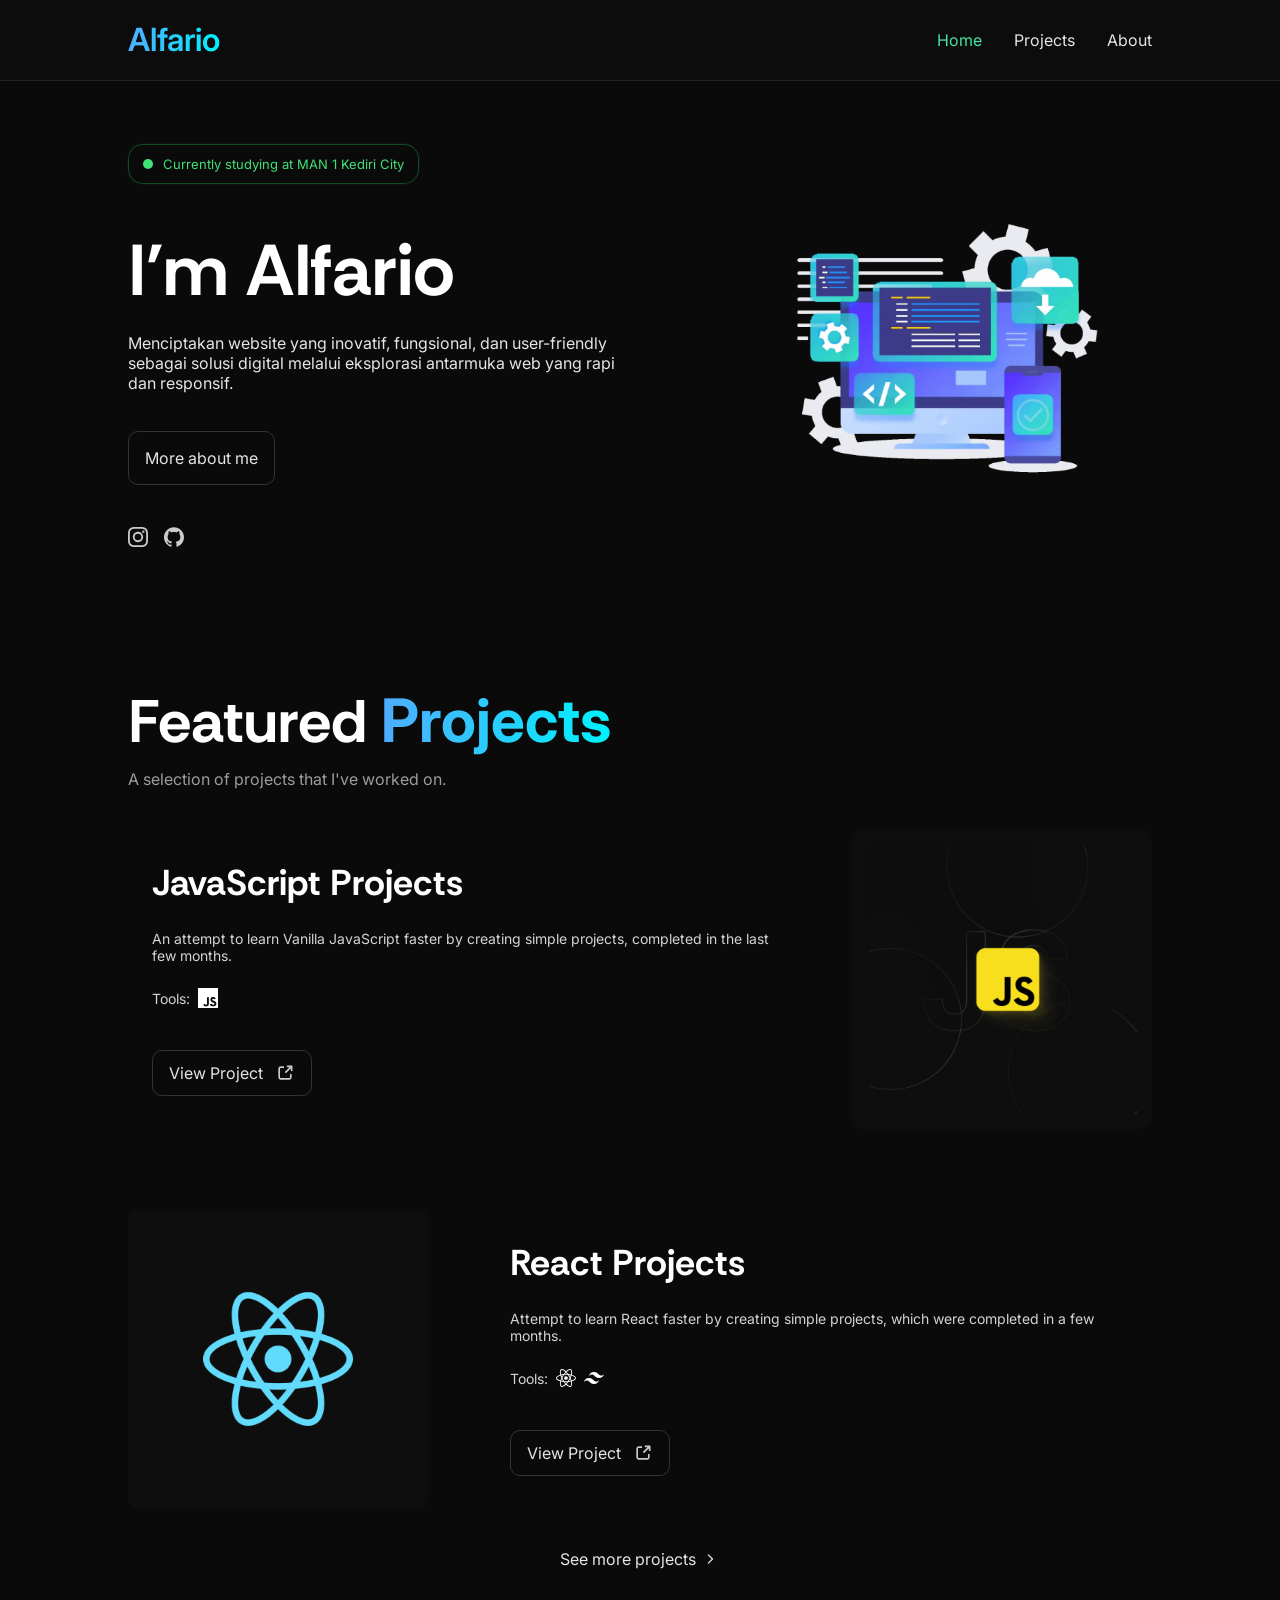
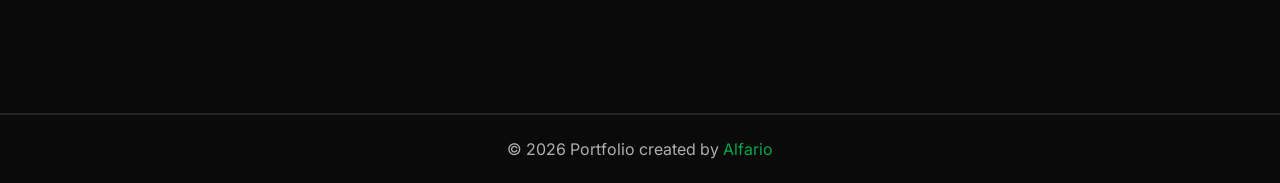
<file: index.html>
<!DOCTYPE html>
<html lang="en">
<head>
    <meta charset="UTF-8">
    <meta name="viewport" content="width=device-width, initial-scale=1.0">
    <title>Portfolio</title>
    <link rel="stylesheet" href="css/style.css">
    <link rel="preconnect" href="https://fonts.googleapis.com">
    <link rel="preconnect" href="https://fonts.gstatic.com" crossorigin>
    <link href="https://fonts.googleapis.com/css2?family=Inter:ital,opsz,wght@0,14..32,100..900;1,14..32,100..900&family=Odibee+Sans&family=Plus+Jakarta+Sans:ital,wght@0,200..800;1,200..800&family=Quicksand:wght@300..700&family=Roboto:ital,wght@0,100..900;1,100..900&display=swap" rel="stylesheet">
    <link rel="preconnect" href="https://fonts.googleapis.com">
    <link rel="preconnect" href="https://fonts.gstatic.com" crossorigin>
    <link href="https://fonts.googleapis.com/css2?family=Hanken+Grotesk:ital,wght@0,100..900;1,100..900&family=Inter:ital,opsz,wght@0,14..32,100..900;1,14..32,100..900&family=Odibee+Sans&family=Plus+Jakarta+Sans:ital,wght@0,200..800;1,200..800&family=Quicksand:wght@300..700&family=Rethink+Sans:ital,wght@0,400..800;1,400..800&family=Roboto:ital,wght@0,100..900;1,100..900&display=swap" rel="stylesheet">
</head>
<body>
    <div class="main-wrapper">
        <header>
            <nav class="navbar">
                <div class="name">
                    <a href="https://www.instagram.com/richad_tzy/?hl=id" target="_blank">Alfario</a>
                </div>
                <ul class="menu">
                    <li><a href="/index.html" id="home">Home</a></li>
                    <li><a href="/projects.html">Projects</a></li>
                    <li><a href="/about.html">About</a></li>
                </ul>
                <div class="tombol">
                    &#9776;
                </div>
            </nav>
        </header>
    
        <main class="content">
            <section class="hero">
                <div class="container">
                    <div class="profile-wrap">
                        <div class="profile">
                            <div class="status">
                                <span class="status-dot"></span>
                                Currently studying at MAN 1 Kediri City
                            </div>
                            <div class="text">
                                <h1>I'm Alfario</h1>
                                <p>
                                    Menciptakan website yang inovatif, fungsional, dan user-friendly sebagai solusi digital melalui eksplorasi antarmuka web yang rapi dan responsif.
                                </p>
                            </div>
                            <div class="more-about">
                                <a href="/about.html">More about me</a>
                            </div>
                            <div class="social-media">
                                <a href="https://www.instagram.com/richad_tzy/?hl=id" target="_blank">
                                    <img src="images/instagram.svg" loading="lazy" alt="Instagram" />
                                </a>
                                <a href="https://github.com/alfario207" target="_blank">
                                    <img src="images/github.svg" loading="lazy" alt="GitHub" />
                                </a>
                            </div>
                        </div>
                        <div class="animation">
                            <img src="images/Animation1.webp" loading="lazy" alt="Animation" />
                        </div>
                    </div>
                </div>
            </section>
        
            <section class="projects">
                <div class="container">
                    <div class="projects-wrap">
                        <div class="heading-projects">
                            <h2>Featured <span class="gradient-text">Projects</span></h2>
                            <p>A selection of projects that I've worked on.</p>
                        </div>
                        <div class="content-project" id="content-project-home">
                            <div class="project-item">
                                <div class="images-projects">
                                    <img src="images/JavaScript.png" loading="lazy" alt="JavaScript" />
                                </div>
                                <div class="description-projects">
                                    <h3>JavaScript Projects</h3>
                                    <p class="description-text">An attempt to learn Vanilla JavaScript faster by creating simple projects, completed in the last few months.</p>
                                    <div class="tools">
                                        <p>Tools: </p>
                                        <div class="tech-stack">
                                            <div>
                                                <img src="/images/tools/javascript.svg" loading="lazy" alt="JavaScript" />
                                            </div>
                                        </div>
                                    </div>
                                    <div class="view-project">
                                        <a href="/projects/javascript.html">
                                            <p>View Project</p>
                                            <img src="/images/external-link.svg" loading="lazy" alt="external link" />
                                        </a>
                                    </div>
                                </div>
                            </div>
                            <div class="project-item">
                                <div class="react-images">
                                    <img src="images/react.png" loading="lazy" alt="React JS" />
                                </div>
                                <div class="description-projects">
                                    <h3>React Projects</h3>
                                    <p class="description-text">Attempt to learn React faster by creating simple projects, which were completed in a few months.</p>
                                    <div class="tools">
                                        <p>Tools: </p>
                                        <div class="tech-stack">
                                            <div>
                                                <img src="/images/tools/react.svg" loading="lazy" alt="React JS" />
                                            </div>
                                            <div>
                                                <img src="/images/tools/tailwindcss.svg" loading="lazy" alt="Tailwind CSS" />
                                            </div>
                                        </div>
                                    </div>
                                    <div class="view-project">
                                        <a href="/projects/react.html">
                                            <p>View Project</p>
                                            <img src="/images/external-link.svg" loading="lazy" alt="external link" />
                                        </a>
                                    </div>
                                </div>
                            </div>
                        </div>
                        <div class="see-more">
                            <a href="/projects.html">
                                <p>See more projects</p>
                                <img src="/images/right-arrow.svg" loading="lazy" alt="right arrow" />
                            </a>
                        </div>
                    </div>
                </div>
            </section>
        </main>

        <footer>
            <hr>
            <p>© 2026 Portfolio created by <span>Alfario</span></p>
        </footer>
    </div>


    <script src="js/main.js"></script>
</body>
</html>
</file>
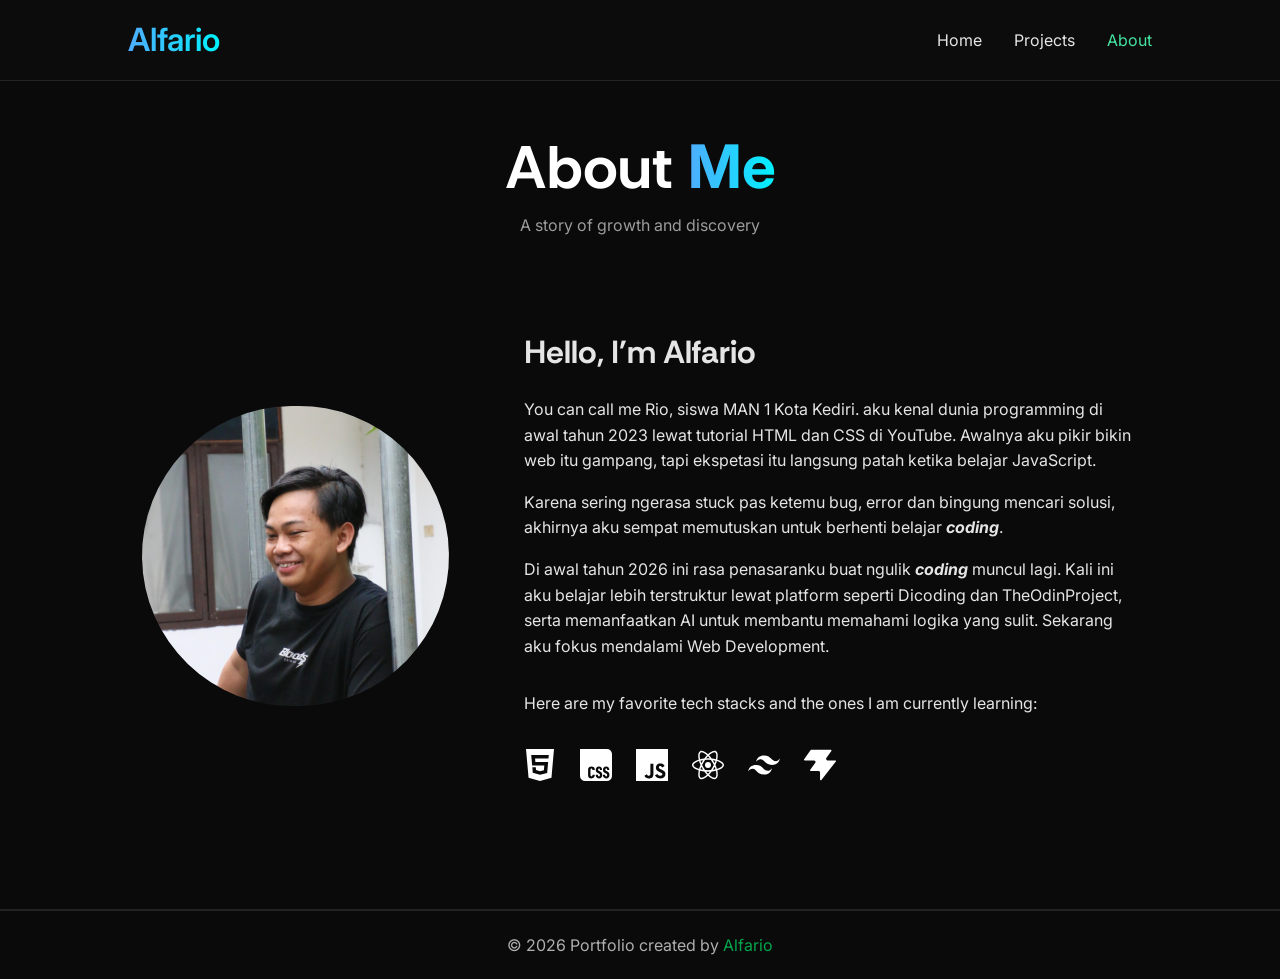
<file: about.html>
<!DOCTYPE html>
<html lang="en">
<head>
    <meta charset="UTF-8">
    <meta name="viewport" content="width=device-width, initial-scale=1.0">
    <title>About | Portfolio</title>
    <link rel="stylesheet" href="css/style.css">
    <link rel="preconnect" href="https://fonts.googleapis.com">
    <link rel="preconnect" href="https://fonts.gstatic.com" crossorigin>
    <link href="https://fonts.googleapis.com/css2?family=Inter:ital,opsz,wght@0,14..32,100..900;1,14..32,100..900&family=Odibee+Sans&family=Plus+Jakarta+Sans:ital,wght@0,200..800;1,200..800&family=Quicksand:wght@300..700&family=Roboto:ital,wght@0,100..900;1,100..900&display=swap" rel="stylesheet">
    <link rel="preconnect" href="https://fonts.googleapis.com">
    <link rel="preconnect" href="https://fonts.gstatic.com" crossorigin>
    <link href="https://fonts.googleapis.com/css2?family=Hanken+Grotesk:ital,wght@0,100..900;1,100..900&family=Inter:ital,opsz,wght@0,14..32,100..900;1,14..32,100..900&family=Odibee+Sans&family=Plus+Jakarta+Sans:ital,wght@0,200..800;1,200..800&family=Quicksand:wght@300..700&family=Rethink+Sans:ital,wght@0,400..800;1,400..800&family=Roboto:ital,wght@0,100..900;1,100..900&display=swap" rel="stylesheet">
</head>
<body>
    <div class="main-wrapper">
        <header>
            <nav class="navbar">
                <div class="name">
                    <a href="https://www.instagram.com/richad_tzy/?hl=id" target="_blank">Alfario</a>
                </div>
                <ul class="menu">
                    <li><a href="/index.html">Home</a></li>
                    <li><a href="/projects.html">Projects</a></li>
                    <li><a href="/about.html" id="about">About</a></li>
                </ul>
                <div class="tombol">
                    &#9776;
                </div>
            </nav>
        </header>
    
        <main class="content">
            <section class="hero hero-about">
                <div class="container">
                    <div class="title-about">
                        <h1>About <span class="gradient-text">Me</span></h1>
                        <p>A story of growth and discovery</p>
                    </div>
                </div>
            </section>

            <section class="hero hero-about">
                <div class="container">
                    <div class="about">
                        <div class="about-img">
                            <img src="images/me.webp" loading="lazy" alt="profile" />
                        </div>
                        <div class="about-me">
                            <h2>Hello, I'm Alfario</h2>
                            <p class="p-1">
                                You can call me Rio, siswa MAN 1 Kota Kediri.
                                aku kenal dunia programming di awal tahun 2023 lewat tutorial HTML dan CSS di YouTube. 
                                Awalnya aku pikir bikin web itu gampang, tapi ekspetasi itu langsung patah ketika belajar JavaScript. 
                            </p>
                            
                            <p class="p-2">
                                Karena sering ngerasa stuck pas ketemu bug, error dan bingung mencari solusi, 
                                akhirnya aku sempat memutuskan untuk berhenti belajar <span style="font-style: italic;"><b>coding</b></span>.
                            </p>
                            
                            <p class="p-3">
                                Di awal tahun 2026 ini rasa penasaranku buat ngulik <span style="font-style: italic;"><b>coding</b></span> muncul lagi. 
                                Kali ini aku belajar lebih terstruktur lewat platform 
                                seperti Dicoding dan TheOdinProject, serta memanfaatkan AI untuk membantu memahami logika yang sulit. 
                                Sekarang aku fokus mendalami Web Development.
                            </p>

                            <p class="p-4">Here are my favorite tech stacks and the ones I am currently learning:</p>

                            <div class="tech-stack">
                                <div class="tech-stack-wrap">
                                    <img class="tech-1" src="/images/tools/html5.svg" loading="lazy" alt="HTML" />
                                </div>
                                <div class="tech-stack-wrap">
                                    <img class="tech-2" src="/images/tools/css.svg" loading="lazy" alt="CSS" />
                                </div>
                                <div class="tech-stack-wrap">
                                    <img class="tech-3" src="/images/tools/javascript.svg" loading="lazy" alt="JavaScript" />
                                </div>
                                <div class="tech-stack-wrap">
                                    <img class="tech-4" src="/images/tools/react.svg" loading="lazy" alt="React" />
                                </div>
                                <div class="tech-stack-wrap">
                                    <img class="tech-5" src="/images/tools/tailwindcss.svg" loading="lazy" alt="TailwindCSS" />
                                </div>
                                <div class="tech-stack-wrap">
                                    <img class="tech-6" src="/images/tools/vite.svg" loading="lazy" alt="Vite" />
                                </div>
                            </div>
                        </div>
                    </div>
                </div>
            </section>
        </main>
    
        <footer>
            <hr>
            <p>© 2026 Portfolio created by <span>Alfario</span></p>
        </footer>
    </div>

    <script src="js/main.js"></script>
</body>
</html>
</file>
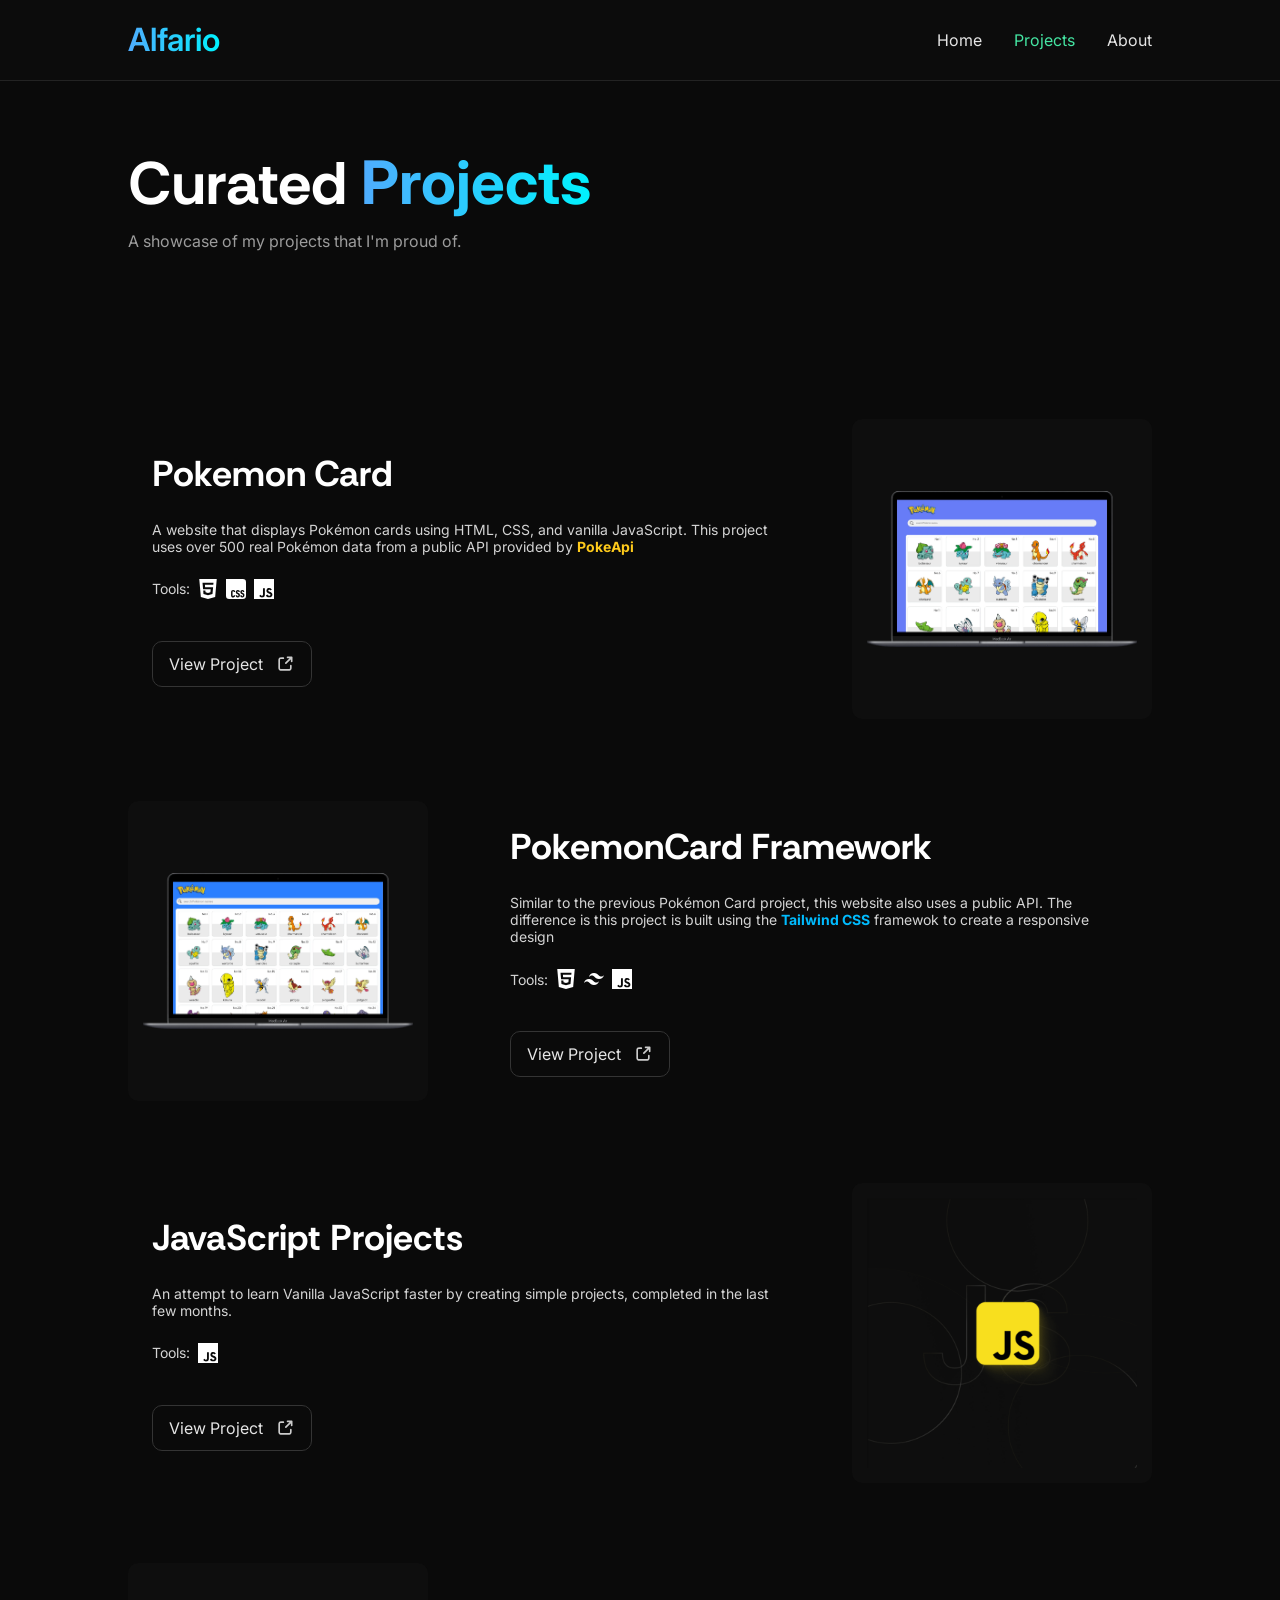
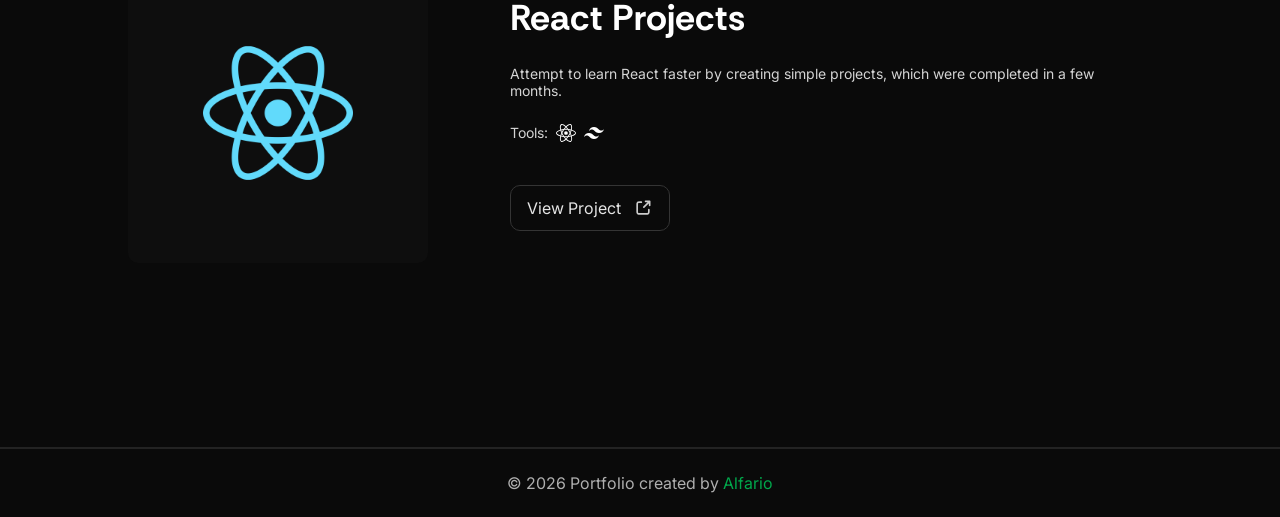
<file: projects.html>
<!DOCTYPE html>
<html lang="en">
<head>
    <meta charset="UTF-8">
    <meta name="viewport" content="width=device-width, initial-scale=1.0">
    <title>Projects | Portfolio</title>
    <link rel="stylesheet" href="css/style.css">
    <link rel="preconnect" href="https://fonts.googleapis.com">
    <link rel="preconnect" href="https://fonts.gstatic.com" crossorigin>
    <link href="https://fonts.googleapis.com/css2?family=Inter:ital,opsz,wght@0,14..32,100..900;1,14..32,100..900&family=Odibee+Sans&family=Plus+Jakarta+Sans:ital,wght@0,200..800;1,200..800&family=Quicksand:wght@300..700&family=Roboto:ital,wght@0,100..900;1,100..900&display=swap" rel="stylesheet">
    <link rel="preconnect" href="https://fonts.googleapis.com">
    <link rel="preconnect" href="https://fonts.gstatic.com" crossorigin>
    <link href="https://fonts.googleapis.com/css2?family=Hanken+Grotesk:ital,wght@0,100..900;1,100..900&family=Inter:ital,opsz,wght@0,14..32,100..900;1,14..32,100..900&family=Odibee+Sans&family=Plus+Jakarta+Sans:ital,wght@0,200..800;1,200..800&family=Quicksand:wght@300..700&family=Rethink+Sans:ital,wght@0,400..800;1,400..800&family=Roboto:ital,wght@0,100..900;1,100..900&display=swap" rel="stylesheet">
</head>
<body>
    <div class="main-wrapper">
        <header>
            <nav class="navbar">
                <div class="name">
                    <a href="https://www.instagram.com/richad_tzy/?hl=id" target="_blank">Alfario</a>
                </div>
                <ul class="menu">
                    <li><a href="/index.html">Home</a></li>
                    <li><a href="/projects.html" id="projects">Projects</a></li>
                    <li><a href="/about.html">About</a></li>
                </ul>
                <div class="tombol">
                    &#9776;
                </div>
            </nav>
        </header>
    
        <main class="content">
            <section class="hero">
                <div class="container">
                    <div class="title">
                        <h1>Curated <span class="gradient-text">Projects</span></h1>
                        <p>A showcase of my projects that I'm proud of.</p>
                    </div>
                </div>
            </section>

            <section class="projects">
                <div class="container">
                    <div class="projects-wrap">
                        <div class="content-project" id="content-projects">
                            <div class="project-item">
                                <div class="images-projects">
                                    <img src="images/PokemonCard.webp" loading="lazy" alt="PokemonCard" />
                                </div>
                                <div class="description-projects">
                                    <h3>Pokemon Card</h3>
                                    <p class="description-text">A website that displays Pokémon cards using HTML, CSS, and vanilla JavaScript. This project uses over 500 real Pokémon data from a public API provided by <a href="https://pokeapi.co/" target="_blank">PokeApi</a></p>
                                    <div class="tools">
                                        <p>Tools: </p>
                                        <div class="tech-stack">
                                            <div>
                                                <img src="/images/tools/html5.svg" loading="lazy" alt="HTML" />
                                            </div>
                                            <div>
                                                <img src="/images/tools/css.svg" loading="lazy" alt="CSS" />
                                            </div>
                                            <div>
                                                <img src="/images/tools/javascript.svg" loading="lazy" alt="JavaScript" />
                                            </div>
                                        </div>
                                    </div>
                                    <div class="view-project">
                                        <a href="https://alfario207.github.io/PokemonCard/" target="_blank">
                                            <p>View Project</p>
                                            <img src="/images/external-link.svg" loading="lazy" alt="external link" />
                                        </a>
                                    </div>
                                </div>
                            </div>

                            <div class="project-item">
                                <div class="images-projects">
                                    <img src="images/PokemonCard-Framework.webp" loading="lazy" alt="PokemonCard Framework" />
                                </div>
                                <div class="description-projects">
                                    <h3>PokemonCard Framework</h3>
                                    <p class="description-text">Similar to the previous Pokémon Card project, this website also uses a public API. The difference is this project is built using the <a class="Tailwind" href="https://pokeapi.co/" target="_blank">Tailwind CSS</a> framewok to create a responsive design</p>
                                    <div class="tools">
                                        <p>Tools: </p>
                                        <div class="tech-stack">
                                            <div>
                                                <img src="/images/tools/html5.svg" loading="lazy" alt="HTML" />
                                            </div>
                                            <div>
                                                <img src="/images/tools/tailwindcss.svg" loading="lazy" alt="TailwindCSS" />
                                            </div>
                                            <div>
                                                <img src="/images/tools/javascript.svg" loading="lazy" alt="JavaScript" />
                                            </div>
                                        </div>
                                    </div>
                                    <div class="view-project">
                                        <a href="https://alfario207.github.io/PokemonCard-Framework/" target="_blank">
                                            <p>View Project</p>
                                            <img src="/images/external-link.svg" loading="lazy" alt="external link" />
                                        </a>
                                    </div>
                                </div>
                            </div>

                            <div class="project-item">
                                <div class="images-projects">
                                    <img src="images/JavaScript.png" loading="lazy" alt="JavaScript" />
                                </div>
                                <div class="description-projects">
                                    <h3>JavaScript Projects</h3>
                                    <p class="description-text">An attempt to learn Vanilla JavaScript faster by creating simple projects, completed in the last few months.</p>
                                    <div class="tools">
                                        <p>Tools: </p>
                                        <div class="tech-stack">
                                            <div>
                                                <img src="/images/tools/javascript.svg" loading="lazy" alt="JavaScript" />
                                            </div>
                                        </div>
                                    </div>
                                    <div class="view-project">
                                        <a href="/projects/javascript.html">
                                            <p>View Project</p>
                                            <img src="/images/external-link.svg" loading="lazy" alt="external link" />
                                        </a>
                                    </div>
                                </div>
                            </div>

                            <div class="project-item">
                                <div class="react-images">
                                    <img src="images/react.png" loading="lazy" alt="React JS" />
                                </div>
                                <div class="description-projects">
                                    <h3>React Projects</h3>
                                    <p class="description-text">Attempt to learn React faster by creating simple projects, which were completed in a few months.</p>
                                    <div class="tools">
                                        <p>Tools: </p>
                                        <div class="tech-stack">
                                            <div>
                                                <img src="/images/tools/react.svg" loading="lazy" alt="React JS" />
                                            </div>
                                            <div>
                                                <img src="/images/tools/tailwindcss.svg" loading="lazy" alt="Tailwind CSS" />
                                            </div>
                                        </div>
                                    </div>
                                    <div class="view-project">
                                        <a href="/projects/react.html">
                                            <p>View Project</p>
                                            <img src="/images/external-link.svg" loading="lazy" alt="external link" />
                                        </a>
                                    </div>
                                </div>
                            </div>
                        </div>
                    </div>
                </div>
            </section>
        </main>
    
        <footer>
            <hr>
            <p>© 2026 Portfolio created by <span>Alfario</span></p>
        </footer>
    </div>
    
    <script src="js/main.js"></script>
</body>
</html>
</file>
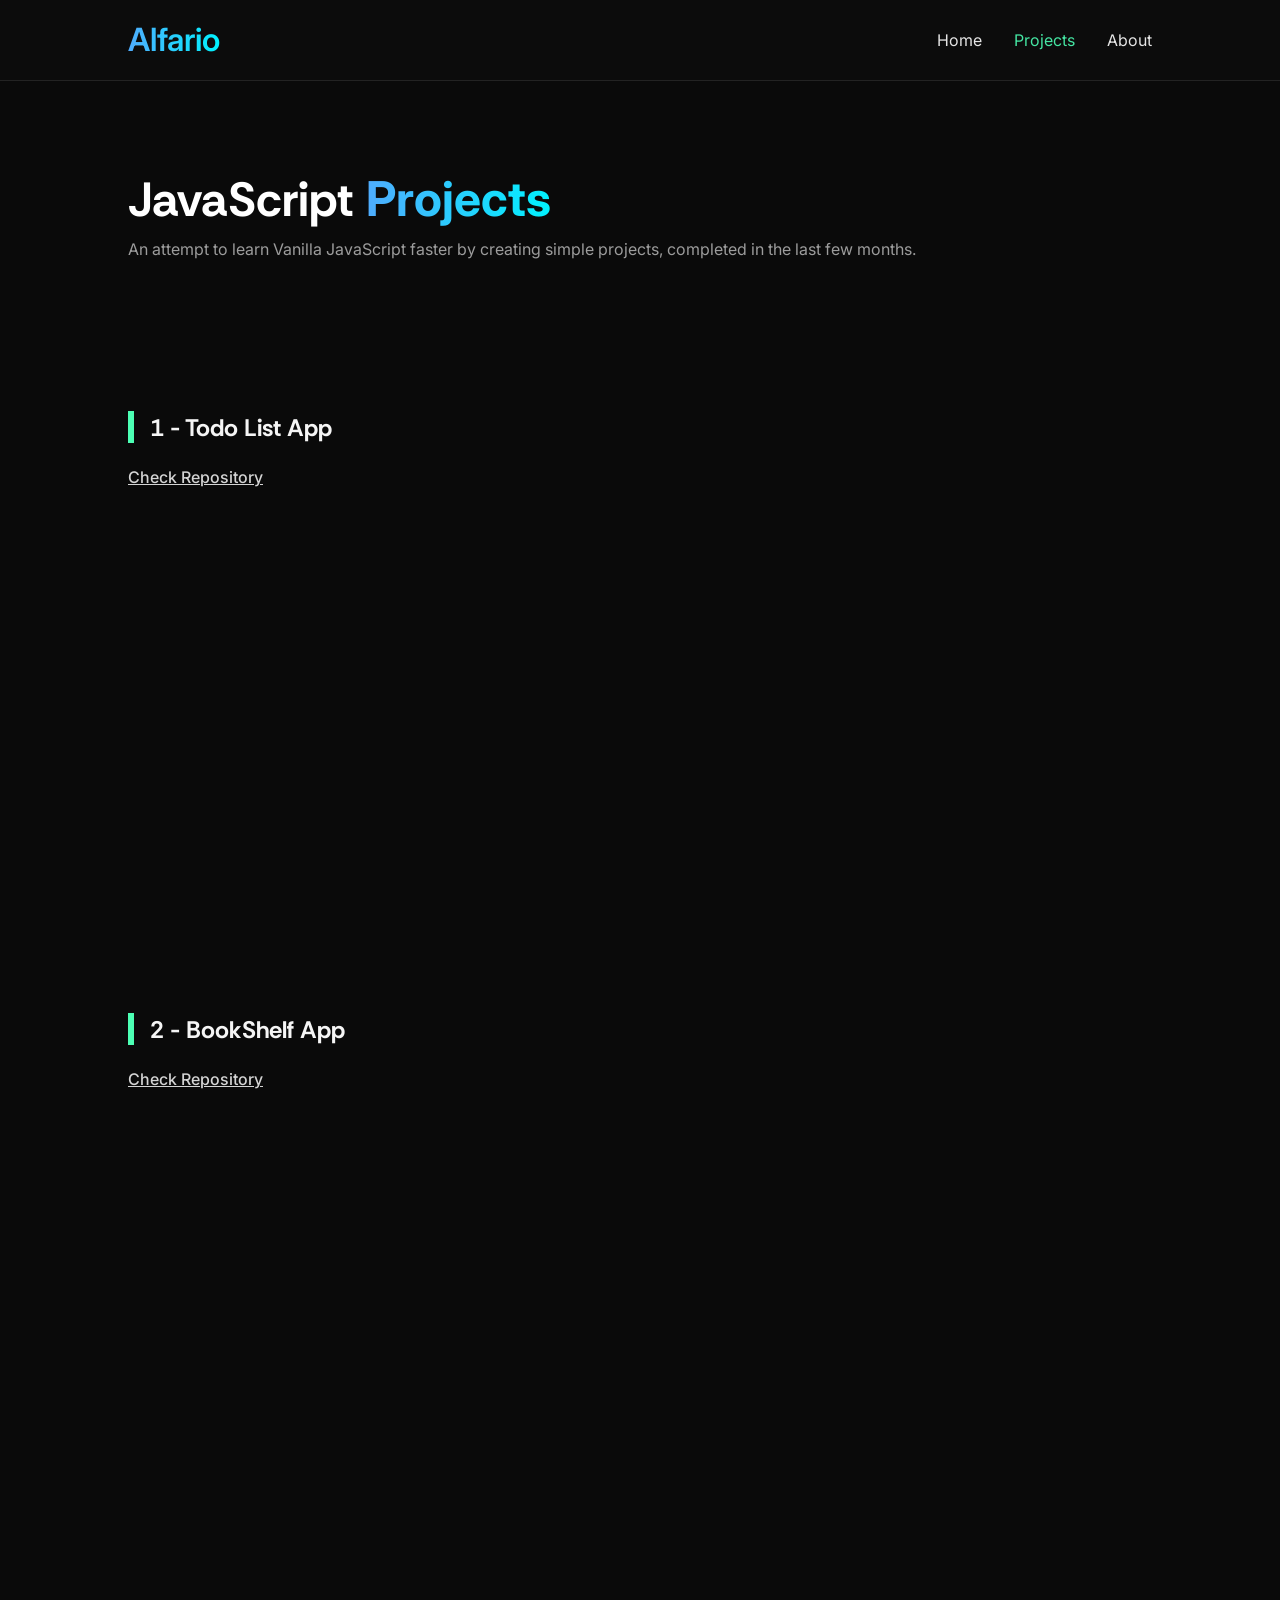
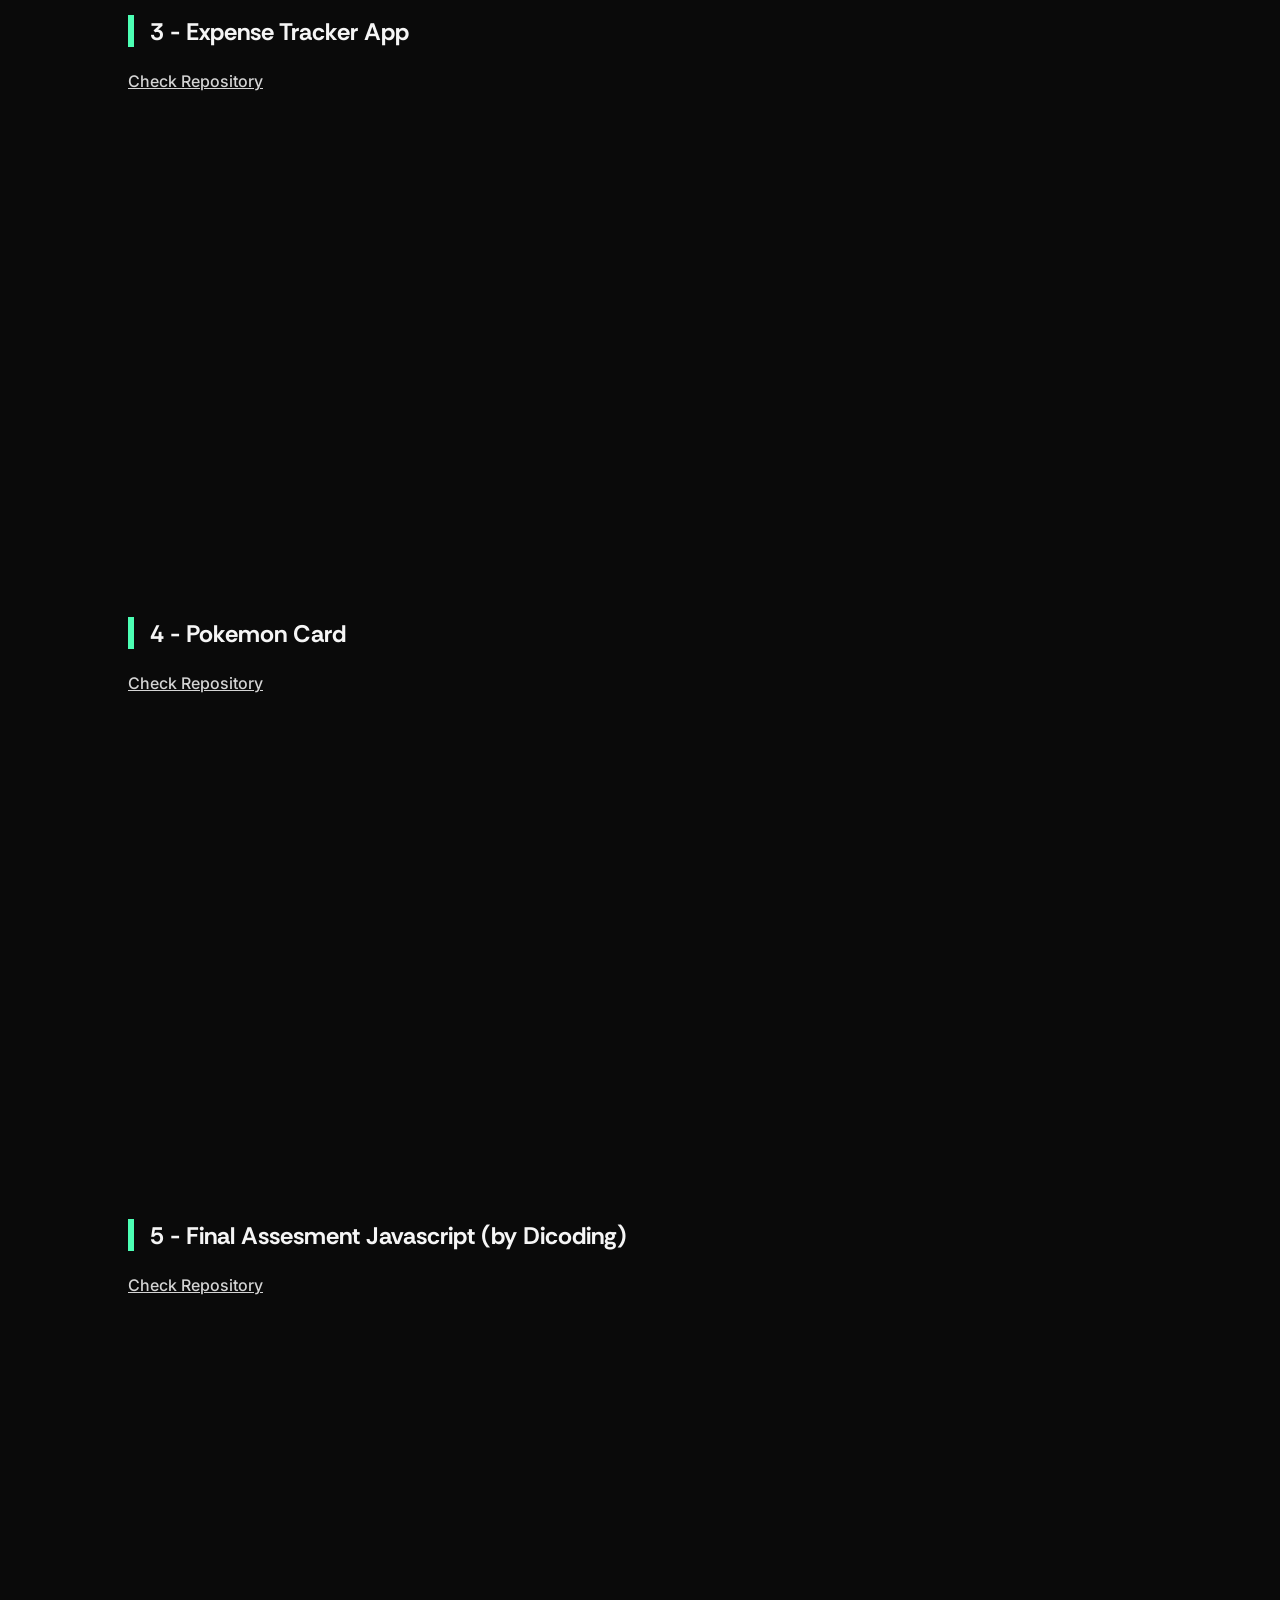
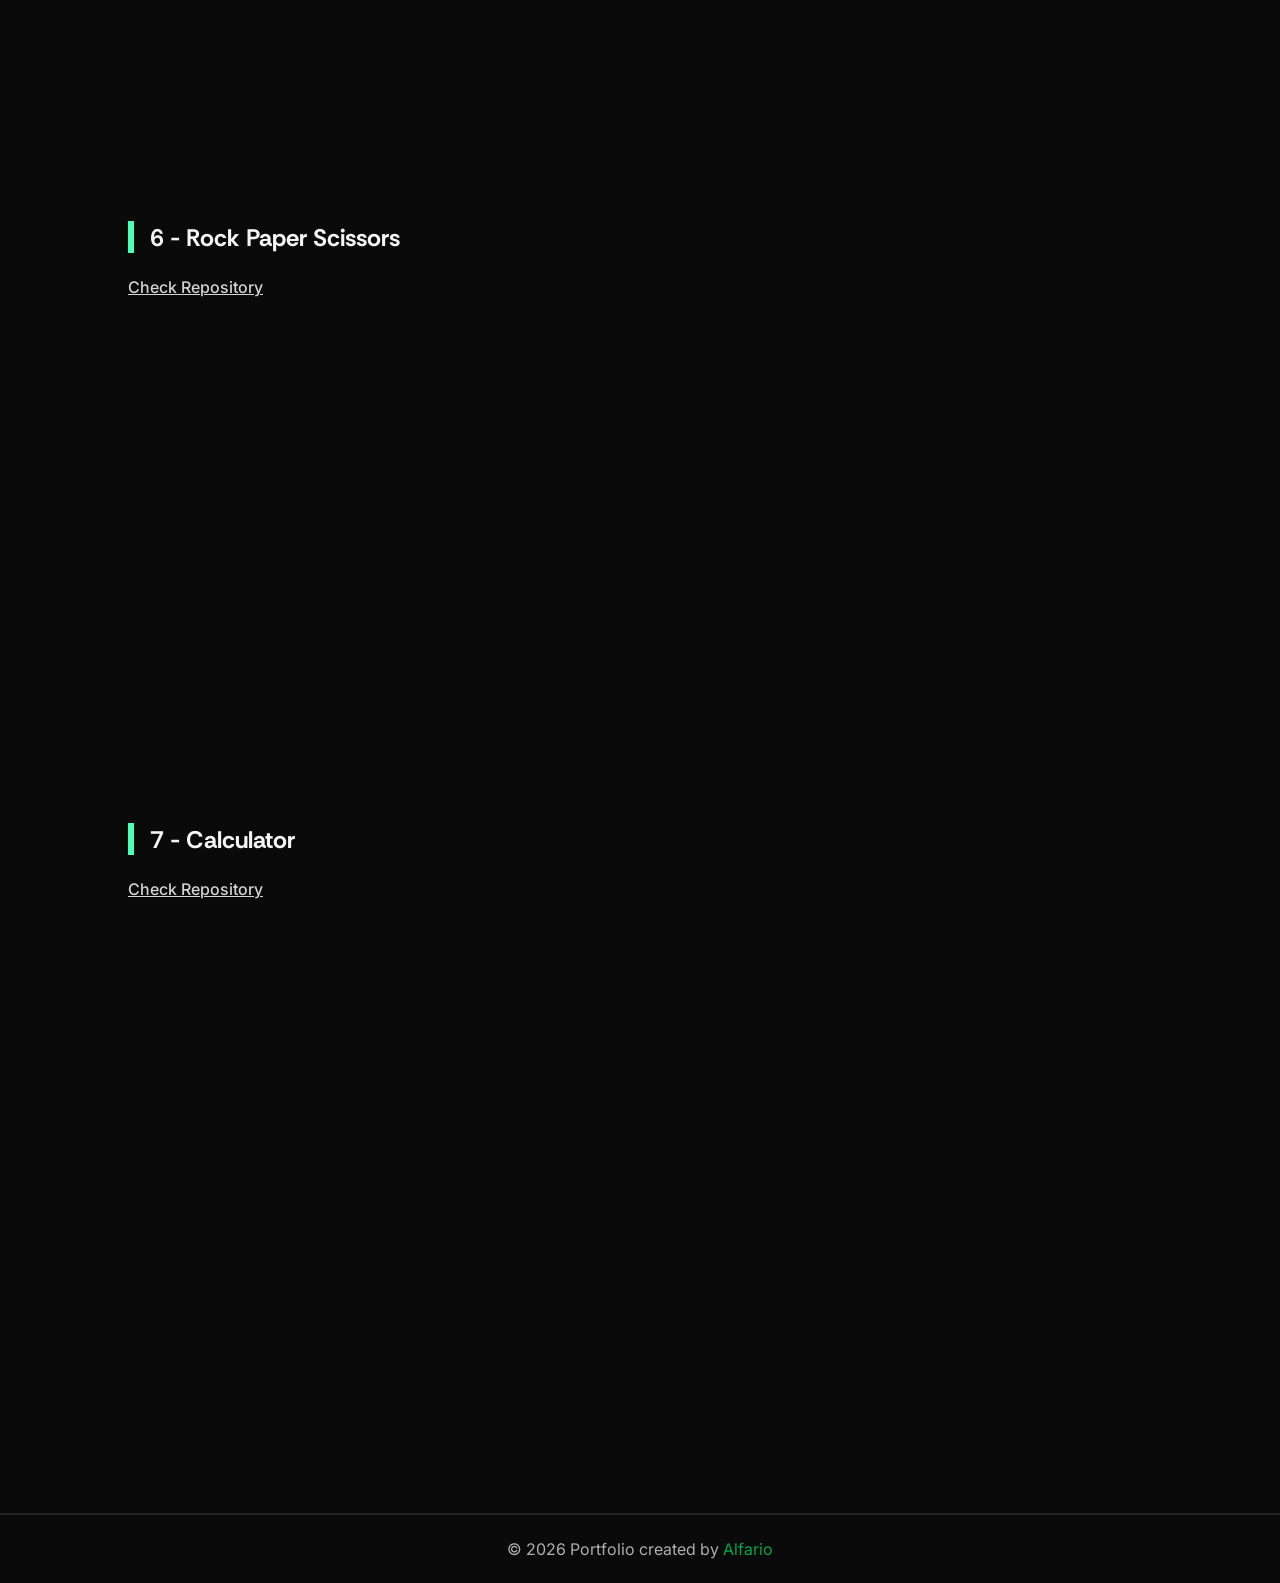
<file: projects/javascript.html>
<!DOCTYPE html>
<html lang="en">
<head>
    <meta charset="UTF-8">
    <meta name="viewport" content="width=device-width, initial-scale=1.0">
    <title>Projects | Portfolio</title>
    <link rel="stylesheet" href="/css/style.css">
    <link rel="preconnect" href="https://fonts.googleapis.com">
    <link rel="preconnect" href="https://fonts.gstatic.com" crossorigin>
    <link href="https://fonts.googleapis.com/css2?family=Inter:ital,opsz,wght@0,14..32,100..900;1,14..32,100..900&family=Odibee+Sans&family=Plus+Jakarta+Sans:ital,wght@0,200..800;1,200..800&family=Quicksand:wght@300..700&family=Roboto:ital,wght@0,100..900;1,100..900&display=swap" rel="stylesheet">
    <link rel="preconnect" href="https://fonts.googleapis.com">
    <link rel="preconnect" href="https://fonts.gstatic.com" crossorigin>
    <link href="https://fonts.googleapis.com/css2?family=Hanken+Grotesk:ital,wght@0,100..900;1,100..900&family=Inter:ital,opsz,wght@0,14..32,100..900;1,14..32,100..900&family=Odibee+Sans&family=Plus+Jakarta+Sans:ital,wght@0,200..800;1,200..800&family=Quicksand:wght@300..700&family=Rethink+Sans:ital,wght@0,400..800;1,400..800&family=Roboto:ital,wght@0,100..900;1,100..900&display=swap" rel="stylesheet">
</head>
<body>
    <div class="main-wrapper">
        <header>
            <nav class="navbar">
                <div class="name">
                    <a href="https://www.instagram.com/richad_tzy/?hl=id" target="_blank">Alfario</a>
                </div>
                <ul class="menu">
                    <li><a href="/index.html">Home</a></li>
                    <li><a href="/projects.html" id="projects">Projects</a></li>
                    <li><a href="/about.html">About</a></li>
                </ul>
                <div class="tombol">
                    &#9776;
                </div>
            </nav>
        </header>

        <main class="content">
            <section class="hero">
                <div class="container">
                    <div class="title-javascript-react">
                        <h1>JavaScript <span class="gradient-text">Projects</span></h1>
                        <p>An attempt to learn Vanilla JavaScript faster by creating simple projects, completed in the last few months.</p>
                    </div>
                </div>
            </section>

            <section class="projects-javascript-react">
                <div class="projects-container container">
                    <div class="projects-list-wrap">
                        <div class="project-list">
                            <div class="title-list-projects">
                                <span></span>
                                <h2>1 - Todo List App</h2>
                            </div>
                            <p class="check-repo"><a href="https://github.com/alfario207/TodoApps.git" target="_blank">Check Repository</a></p>
                            <iframe class="youtube-video" src="https://www.youtube.com/embed/y-12gCSnwuU?si=UXY7cDpEoVQiVzpp" title="YouTube video player" frameborder="0" allow="accelerometer; autoplay; clipboard-write; encrypted-media; gyroscope; picture-in-picture; web-share" referrerpolicy="strict-origin-when-cross-origin" allowfullscreen></iframe>
                        </div>
                        <div class="project-list">
                            <div class="title-list-projects">
                                <span></span>
                                <h2>2 - BookShelf App<h2>
                            </div>
                            <p class="check-repo"><a href="https://github.com/alfario207/BookShelfApp.git" target="_blank">Check Repository</a></p>
                            <iframe class="youtube-video" src="https://www.youtube.com/embed/J0Dp_auNlec?si=Xw4Enj1k9AP7wEPs" title="YouTube video player" frameborder="0" allow="accelerometer; autoplay; clipboard-write; encrypted-media; gyroscope; picture-in-picture; web-share" referrerpolicy="strict-origin-when-cross-origin" allowfullscreen></iframe>
                        </div>
                        <div class="project-list">
                            <div class="title-list-projects">
                                <span></span>
                                <h2>3 - Expense Tracker App<h2>
                            </div>
                            <p class="check-repo"><a href="https://github.com/alfario207/ExpenseTrackerApp.git" target="_blank">Check Repository</a></p>
                            <iframe class="youtube-video" src="https://www.youtube.com/embed/uIAeYyu_g5k?si=z8uiY2QeFKQCmwr0" title="YouTube video player" frameborder="0" allow="accelerometer; autoplay; clipboard-write; encrypted-media; gyroscope; picture-in-picture; web-share" referrerpolicy="strict-origin-when-cross-origin" allowfullscreen></iframe>
                        </div>
                        <div class="project-list">
                            <div class="title-list-projects">
                                <span></span>
                                <h2>4 - Pokemon Card<h2>
                            </div>
                            <p class="check-repo"><a href="https://github.com/alfario207/PokemonCard.git" target="_blank">Check Repository</a></p>
                            <iframe class="youtube-video" src="https://www.youtube.com/embed/twbK6yGIyqA?si=L8MsA353KMfpCOb2" title="YouTube video player" frameborder="0" allow="accelerometer; autoplay; clipboard-write; encrypted-media; gyroscope; picture-in-picture; web-share" referrerpolicy="strict-origin-when-cross-origin" allowfullscreen></iframe>
                        </div>
                        <div class="project-list">
                            <div class="title-list-projects">
                                <span></span>
                                <h2>5 - Final Assesment Javascript (by Dicoding)<h2>
                            </div>
                            <p class="check-repo"><a href="https://github.com/alfario207/Final-Assesment-Javascript.git" target="_blank">Check Repository</a></p>
                            <iframe class="youtube-video" src="https://www.youtube.com/embed/GmjaGR0LICI?si=lCcPp7bxSbEjbjeN" title="YouTube video player" frameborder="0" allow="accelerometer; autoplay; clipboard-write; encrypted-media; gyroscope; picture-in-picture; web-share" referrerpolicy="strict-origin-when-cross-origin" allowfullscreen></iframe>
                        </div>
                        <div class="project-list">
                            <div class="title-list-projects">
                                <span></span>
                                <h2>6 - Rock Paper Scissors<h2>
                            </div>
                            <p class="check-repo"><a href="https://github.com/alfario207/Rock-Paper-Scissors.git" target="_blank">Check Repository</a></p>
                            <iframe class="youtube-video" src="https://www.youtube.com/embed/RCjBVnP2lsc?si=gjTCnQEy8ikmNSaJ" title="YouTube video player" frameborder="0" allow="accelerometer; autoplay; clipboard-write; encrypted-media; gyroscope; picture-in-picture; web-share" referrerpolicy="strict-origin-when-cross-origin" allowfullscreen></iframe>
                        </div>
                        <div class="project-list">
                            <div class="title-list-projects">
                                <span></span>
                                <h2>7 - Calculator<h2>
                            </div>
                            <p class="check-repo"><a href="https://github.com/alfario207/Calculator.git" target="_blank">Check Repository</a></p>
                            <iframe class="youtube-video" src="https://www.youtube.com/embed/97U7eCE31Po?si=Pp_MgL1rmL9tOLGI" title="YouTube video player" frameborder="0" allow="accelerometer; autoplay; clipboard-write; encrypted-media; gyroscope; picture-in-picture; web-share" referrerpolicy="strict-origin-when-cross-origin" allowfullscreen></iframe>
                        </div>
                    </div>
                </div>
            </section>
        </main>

        <footer>
            <hr>
            <p>© 2026 Portfolio created by <span>Alfario</span></p>
        </footer>
    </div>

    <script src="/js/main.js"></script>
</body>
</html>
</file>
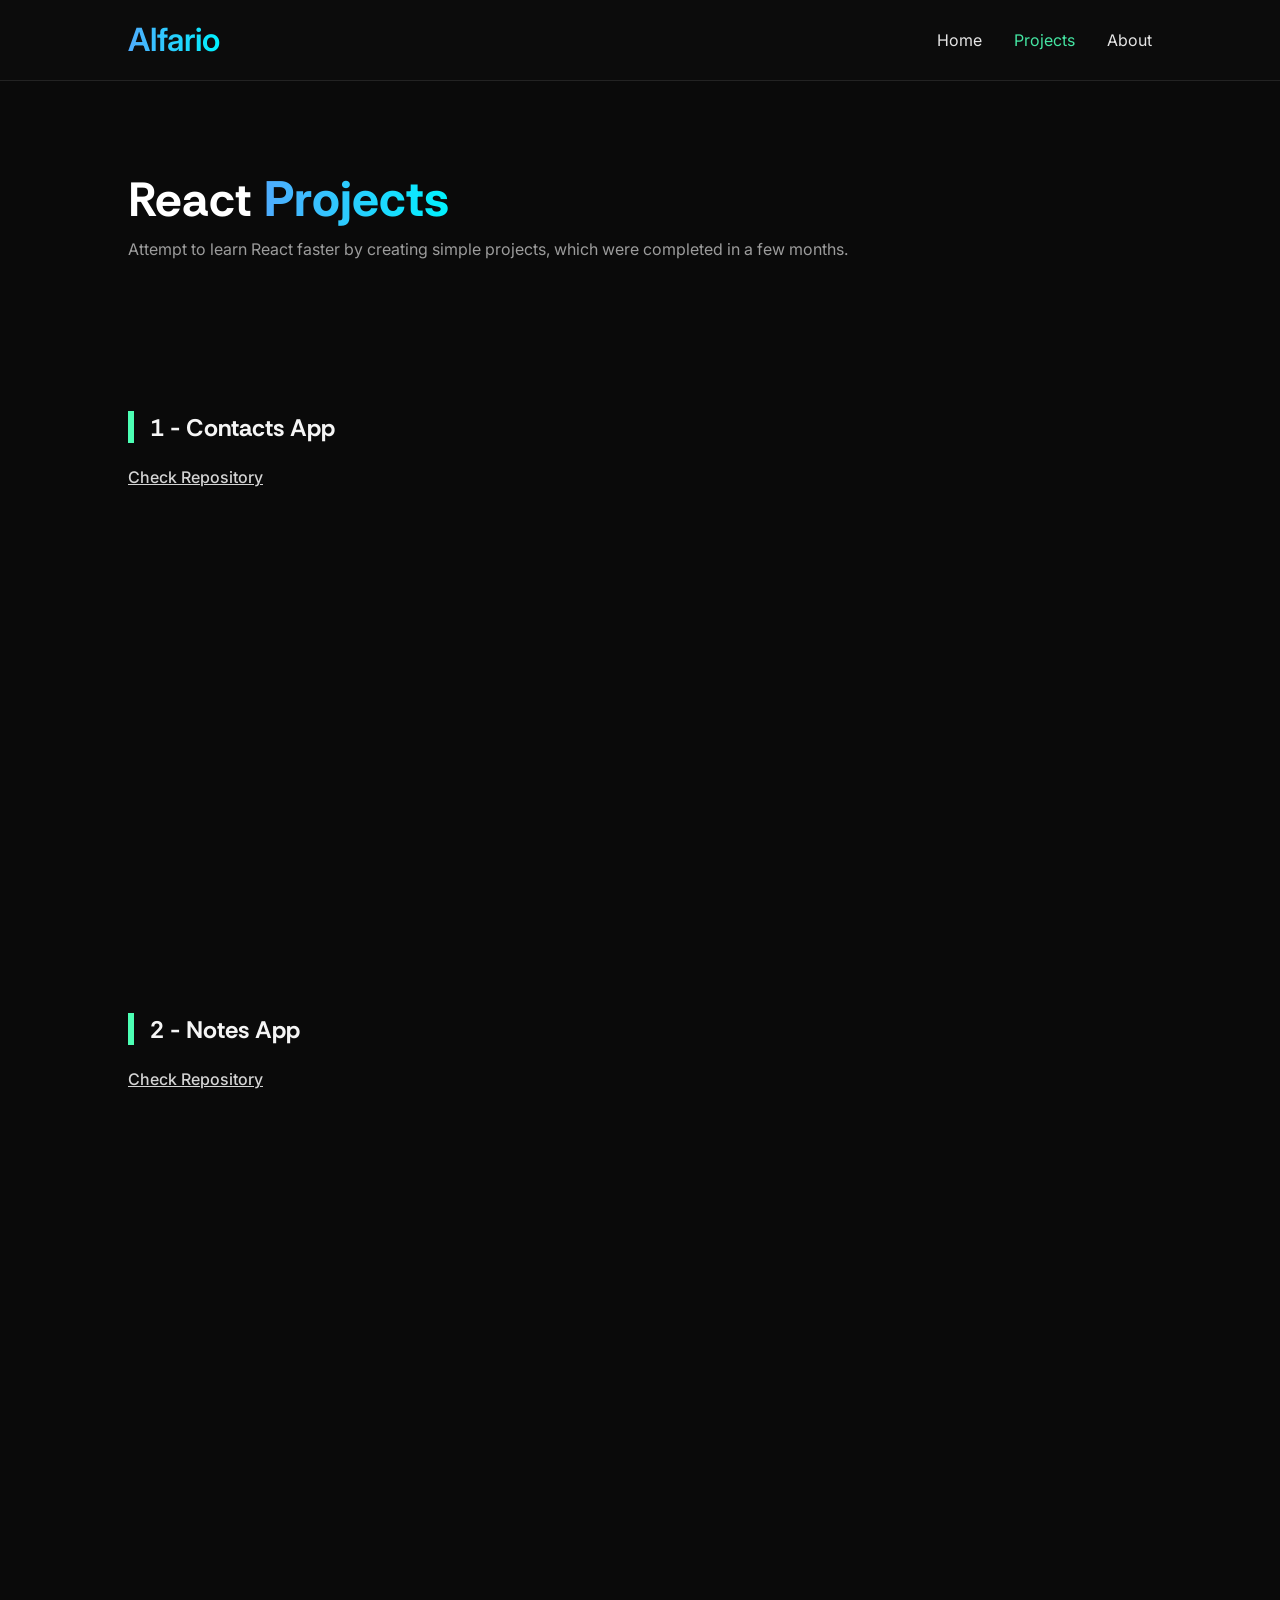
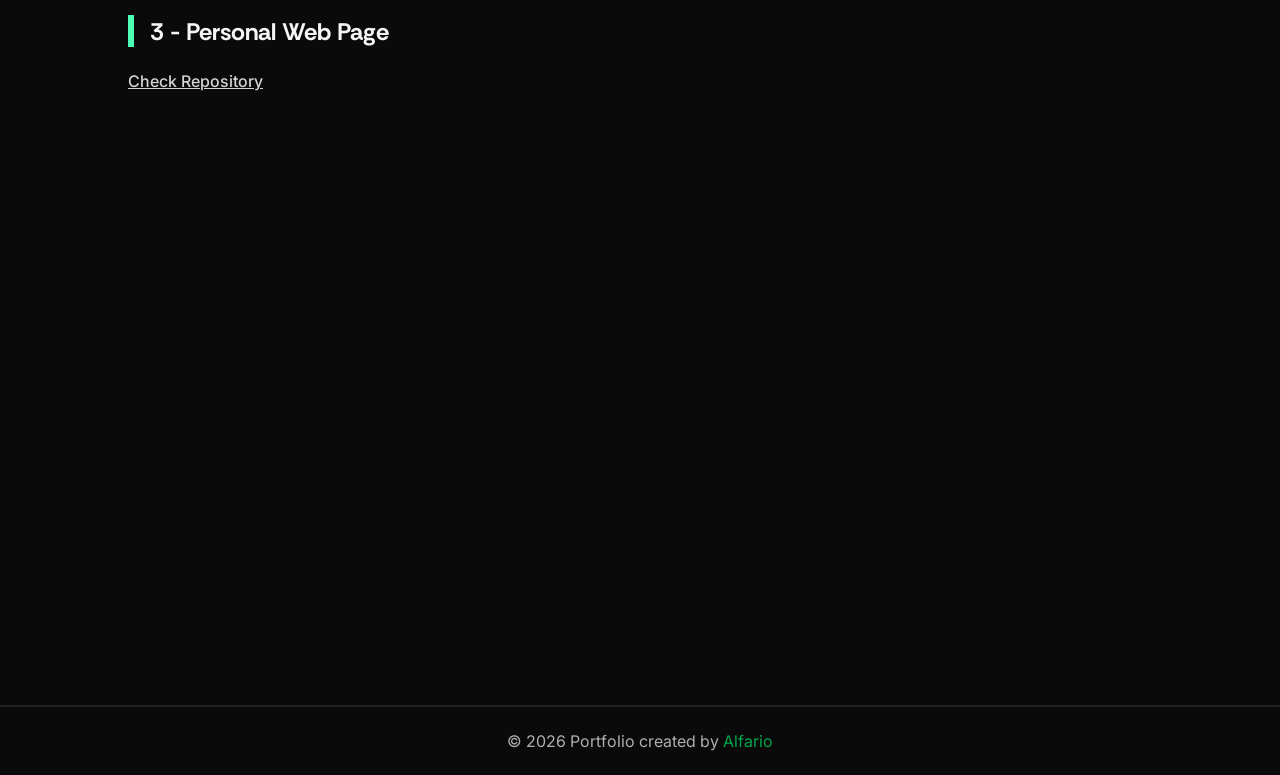
<file: projects/react.html>
<!DOCTYPE html>
<html lang="en">
<head>
    <meta charset="UTF-8">
    <meta name="viewport" content="width=device-width, initial-scale=1.0">
    <title>Projects | Portfolio</title>
    <link rel="stylesheet" href="/css/style.css">
    <link rel="preconnect" href="https://fonts.googleapis.com">
    <link rel="preconnect" href="https://fonts.gstatic.com" crossorigin>
    <link href="https://fonts.googleapis.com/css2?family=Inter:ital,opsz,wght@0,14..32,100..900;1,14..32,100..900&family=Odibee+Sans&family=Plus+Jakarta+Sans:ital,wght@0,200..800;1,200..800&family=Quicksand:wght@300..700&family=Roboto:ital,wght@0,100..900;1,100..900&display=swap" rel="stylesheet">
    <link rel="preconnect" href="https://fonts.googleapis.com">
    <link rel="preconnect" href="https://fonts.gstatic.com" crossorigin>
    <link href="https://fonts.googleapis.com/css2?family=Hanken+Grotesk:ital,wght@0,100..900;1,100..900&family=Inter:ital,opsz,wght@0,14..32,100..900;1,14..32,100..900&family=Odibee+Sans&family=Plus+Jakarta+Sans:ital,wght@0,200..800;1,200..800&family=Quicksand:wght@300..700&family=Rethink+Sans:ital,wght@0,400..800;1,400..800&family=Roboto:ital,wght@0,100..900;1,100..900&display=swap" rel="stylesheet">
</head>
<body>
    <div class="main-wrapper">
        <header>
            <nav class="navbar">
                <div class="name">
                    <a href="https://www.instagram.com/richad_tzy/?hl=id" target="_blank">Alfario</a>
                </div>
                <ul class="menu">
                    <li><a href="/index.html">Home</a></li>
                    <li><a href="/projects.html" id="projects">Projects</a></li>
                    <li><a href="/about.html">About</a></li>
                </ul>
                <div class="tombol">
                    &#9776;
                </div>
            </nav>
        </header>

        <main class="content">
            <section class="hero">
                <div class="container">
                    <div class="title-javascript-react">
                        <h1>React <span class="gradient-text">Projects</span></h1>
                        <p>Attempt to learn React faster by creating simple projects, which were completed in a few months.</p>
                    </div>
                </div>
            </section>

            <section class="projects-javascript-react">
                <div class="projects-container container">
                    <div class="projects-list-wrap">
                        <div class="project-list">
                            <div class="title-list-projects">
                                <span></span>
                                <h2>1 - Contacts App</h2>
                            </div>
                            <p class="check-repo"><a href="https://github.com/alfario207/Contacts-App.git" target="_blank">Check Repository</a></p>
                            <iframe class="youtube-video" src="https://www.youtube.com/embed/xnnbsIymYDE?si=WhnpDWp_QFYeUkJW" title="YouTube video player" frameborder="0" allow="accelerometer; autoplay; clipboard-write; encrypted-media; gyroscope; picture-in-picture; web-share" referrerpolicy="strict-origin-when-cross-origin" allowfullscreen></iframe>
                        </div>
                        <div class="project-list">
                            <div class="title-list-projects">
                                <span></span>
                                <h2>2 - Notes App<h2>
                            </div>
                            <p class="check-repo"><a href="https://github.com/alfario207/Notes-App.git" target="_blank">Check Repository</a></p>
                            <iframe class="youtube-video" src="https://www.youtube.com/embed/rm4PiEFZ580?si=IRTTqYwYGfDmLN4X" title="YouTube video player" frameborder="0" allow="accelerometer; autoplay; clipboard-write; encrypted-media; gyroscope; picture-in-picture; web-share" referrerpolicy="strict-origin-when-cross-origin" allowfullscreen></iframe>
                        </div>
                        <div class="project-list">
                            <div class="title-list-projects">
                                <span></span>
                                <h2>3 - Personal Web Page<h2>
                            </div>
                            <p class="check-repo"><a href="https://github.com/alfario207/Personal-Web-Page.git" target="_blank">Check Repository</a></p>
                            <iframe class="youtube-video" src="https://www.youtube.com/embed/fqEG2z1pM6Q?si=m6V66pFCuGQtlme7" title="YouTube video player" frameborder="0" allow="accelerometer; autoplay; clipboard-write; encrypted-media; gyroscope; picture-in-picture; web-share" referrerpolicy="strict-origin-when-cross-origin" allowfullscreen></iframe>
                        </div>
                    </div>
                </div>
            </section>
        </main>

        <footer>
            <hr>
            <p>© 2026 Portfolio created by <span>Alfario</span></p>
        </footer>
    </div>

    <script src="/js/main.js"></script>
</body>
</html>
</file>
<file: css/style.css>
* {
    font-family: "Inter", sans-serif;
    margin: 0;
    padding: 0;
    box-sizing: border-box;
    -webkit-tap-highlight-color: transparent;
}

@keyframes fade-up {
    from { opacity: 0; transform: translateY(30px); }
    to { opacity: 1; transform: translateY(0); }
}

@keyframes fade-left {
    from { opacity: 0; transform: translateX(50px); }
    to { opacity: 1; transform: translateX(0); }
}

@keyframes fade-right {
    from { opacity: 0; transform: translateX(-50px); }
    to { opacity: 1; transform: translateX(0); }
}

@keyframes zoom-in {
    from { opacity: 0; transform: scale(0.5); }
    to { opacity: 1; }
}

html, body {
    height: 100vh;
    background-color: #0A0A0A;
}

img {
    color: white;
    font-size: 1.5rem;
}

.main-wrapper {
    width: 100%;
    overflow-x: hidden;
    position: relative;
}

header {
    position: fixed;
    top: 0;
    z-index: 1;
    display: flex;
    justify-content: space-between;
    width: 100%;
    background-color: #0f0f0f88;
    backdrop-filter: blur(10px);
    border-bottom: 1px solid #232323;
}

.navbar {
    margin-inline: 1.5rem;
    width: 100%;
    display: flex;
    align-items: center;
    justify-content: space-between;
}

/* ======================================== HOME ========================================*/

.content {
    margin-block: 5rem;
}

.hero, .projects {
    font-size: x-large;
    margin-inline: 1.5rem;
    padding-block: 3rem;
}

.profile {
    display: flex;
    flex-direction: column;
    justify-content: center;
}

.status {
    display: flex;
    align-items: center;
    justify-content: flex-start;
    gap: 10px;
    width: fit-content;
    height: 40px;
    padding-block: 10px;
    padding-inline: 15px;
    border-radius: 15px;
    box-shadow: #124926 0px 0px 0px 1px inset, #0C140F 0px 0px 0px 1px;
    color: #40E277;
    font-size: 13px;
    animation: fade-up 0.4s ease-in-out forwards;
    opacity: 0;
    animation-delay: 0.5s;
}

.status-dot {
    width: 10px;
    height: 10px;
    background-color: #40E277;
    border-radius: 50%;
}

.name a {
    background: linear-gradient(to right, #4facfe 0%, #00f2fe 100%);
    background-clip: text;
    color: transparent;
    padding-block: 1.5rem;
	font-size: 2rem;
    font-weight: 600;
	text-decoration: none;
	display: inline-block;
    line-height: 1;
}

.menu {
    display: none;
    list-style: none;
}

.menu.active {
    display: flex;
    flex-direction: column;
    align-items: flex-start;
    justify-content: space-around;
    position: absolute;
	background: #212121;
    width: 150px;
    padding-block: 10px;
	padding-inline: 20px;
    margin-right: 1rem;
    margin-top: 4rem;
    border-radius: 6px;
    top: 0;
    right: 0;
    z-index: 1;
    animation: zoom-in 0.2s ease-in-out forwards;
}

.menu.active li a {
    padding-inline: 0px;
    padding-block: 14px;
	display: inline-block !important;
}

.menu li a {
    padding-block: 1.5rem;
	color: #E5E5E5;
	text-decoration: none;
	display: inline-block;
    line-height: 1;
}

.menu li a:hover {
    color: #45E6A3;
}

.tombol {
    display: flex;
    justify-content: center;
    align-items: center;
    padding-block: 12px;
    color: white;
    font-size: 16pt;
    height: 50px;
}

.tombol:hover{
	cursor: pointer;
}

#home, #projects, #about {
    color: #45E6A3;
}

.text h1 {
    color: white;
    margin-top: 2.5rem;
    font-family: "Rethink Sans", sans-serif;
    font-size: 48px;
    animation: fade-up 0.4s ease-in-out forwards;
    opacity: 0;
    animation-delay: 0.6s;
}

.text p {
    color: #E5E5E5;
    margin-top: 1rem;
    font-size: 1rem;
    animation: fade-up 0.4s ease-in-out forwards;
    opacity: 0;
    animation-delay: 0.7s;
}

.text a {
    text-decoration: none;
    color: #E5E5E5;
    cursor: pointer;
}

.text a:hover {
    color: #45E6A3;
}

.more-about {
    display: flex;
    align-items: center;
    margin-top: 40px;
    height: 50px;
    animation: fade-up 0.4s ease-in-out forwards;
    opacity: 0;
    animation-delay: 0.8s;
}

.more-about a {
    text-decoration: none;
    font-size: 1rem;
    color: #E5E5E5;
    border: 1px solid #343434;
    border-radius: 10px;
    padding: 1rem;
    transition: 0.2s ease-in-out;
}

.more-about a:hover {
    transform: scale(1.1);
}

.animation {
    display: flex;
    align-items: center;
    justify-content: center;
    margin-top: 2rem;
    animation: fade-left 1s ease-in-out forwards;
    opacity: 0;
    animation-delay: 0.5s;
}

.animation img {
    width: 100%;
    object-fit: cover;
    transition: 0.35s ease-in-out;
    transform: scale(0.8);
}

.animation img:hover {
    transform: scale(0.9) rotate(3deg);
}

.social-media {
    display: flex;
    align-items: center;
    height: 30px;
    gap: 1rem;
    margin-top: 40px;
    animation: fade-up 0.4s ease-in-out forwards;
    opacity: 0;
    animation-delay: 0.9s;
}

.social-media a img {
    width: 20px;
    height: 20px;
    filter: invert(80%);
    cursor: pointer;
    transition: 0.2s ease-in-out;
}

.social-media a img:hover {
    filter: invert(100%);
    transform: scale(1.15);
}

.projects-wrap {
    width: 100%;
}

.heading-projects h2 {
    font-family: "Rethink Sans", sans-serif;
    color: white;
    font-size: 3rem;
    animation: fade-up 0.4s ease-in-out forwards;
    opacity: 0;
    animation-delay: 1s;
}

.heading-projects p {
    color: #9C9C9C;
    font-size: 1rem;
    margin-top: 8px;
    animation: fade-up 0.4s ease-in-out forwards;
    opacity: 0;
    animation-delay: 1.1s;
}

.heading-projects .gradient-text {
    background: linear-gradient(to right, #4facfe 0%, #00f2fe 100%);
    background-clip: text;
    color: transparent;
}

.content-project {
    display: flex;
    flex-direction: column;
    margin-block: 2.5rem;
    gap: 5rem;
}

#content-project-home {
    animation: fade-up 0.4s ease-in-out forwards;
    opacity: 0;
    animation-delay: 1.2s;
}

.images-projects {
    display: flex;
    align-items: center;
    justify-content: center;
    padding-inline: 1.5rem;
    background-color: #0E0E0E;
    border-radius: 10px;
}

.images-projects img {
    width: 100%;
    object-fit: cover;
}

.description-projects {
    display: flex;
    flex-direction: column;
    justify-content: center;
    padding: 1.5rem;
}

.description-projects h3 {
    font-family: "Rethink Sans", sans-serif;
    color: white;
    font-size: 2.25rem;

}

.description-projects .description-text {
    color: #D4D4D4;
    font-size: 14px;
    margin-top: 1.5rem;
}

.description-projects p a {
    text-decoration: none;
    font-weight: bold;
    color: #feca1b;
}

.description-projects p .Tailwind {
    text-decoration: none;
    font-weight: bold;
    color: #00bcff;
}

.tools {
    margin-top: 1.5rem;
    color: #D4D4D4;
    font-size: 14px;
    display: flex;
    align-items: center;
    gap: 0.5rem;
}

.tools p {
    margin: 0;
}

.tech-stack {
    display: flex;
    width: 100%;
    gap: 0.5rem;
}

.tech-stack div {
    display: flex;
    align-items: center;
    width: 20px;
}
 
.tech-stack img {
    width: 100%;
    filter: invert(100%);
}

.view-project {
    display: flex;
    align-items: center;
    margin-top: 40px;
    height: 50px;
}

.view-project a {
    width: 160px;
    text-decoration: none;
    display: flex;
    align-items: center;
    justify-content: space-between;
    font-size: 1rem;
    color: #E5E5E5;
    border: 1px solid #343434;
    border-radius: 10px;
    padding: 12px 16px;
}

.view-project img {
    width: 20px;
    filter: invert(80%);
}

.see-more {
    display: flex;
    justify-content: center;
    align-items: center;
    animation: fade-up 0.4s ease-in-out forwards;
    opacity: 0;
    animation-delay: 1.3s;
}

.see-more a {
    width: 160px;
    display: flex;
    align-items: center;
    justify-content: space-between;
    font-size: 1rem;
    text-decoration: none;
    color: #E5E5E5;
    cursor: pointer;
}

.see-more img {
    width: 20px;
    filter: invert(90%);
}

/* ======================================== PROJECTS ========================================*/

.title h1 {
    font-family: "Rethink Sans", sans-serif;
    color: white;
    font-size: 2.25rem;
    animation: fade-up 0.4s ease-in-out forwards;
    opacity: 0;
    animation-delay: 0.5s;
}

.title p {
    color: #9C9C9C;
    font-size: 1rem;
    margin-top: 8px;
    animation: fade-up 0.4s ease-in-out forwards;
    opacity: 0;
    animation-delay: 0.6s;
}

#content-projects {
    animation: fade-up 0.4s ease-in-out forwards;
    opacity: 0;
    animation-delay: 0.7s;
}

.title .gradient-text {
    background: linear-gradient(to right, #4facfe 0%, #00f2fe 100%);
    background-clip: text;
    color: transparent;
}

.react-images {
    display: flex;
    align-items: center;
    justify-content: center;
    padding-inline: 1.5rem;
    background-color: #0E0E0E;
    border-radius: 10px;
}

.react-images img {
    width: 70%;
    object-fit: cover;
}

/* ======================================== ABOUT ========================================*/

.title-about {
    display: flex;
    flex-direction: column;
    /* justify-content: center; */
    align-items: center;
}

.title-about h1 {
    font-family: "Rethink Sans", sans-serif;
    color: white;
    font-size: 2.25rem;
    animation: fade-up 0.4s ease-in-out forwards;
    opacity: 0;
    animation-delay: 0.5s;
}

.title-about p {
    color: #9C9C9C;
    font-size: 1rem;
    margin-top: 8px;
    animation: fade-up 0.4s ease-in-out forwards;
    opacity: 0;
    animation-delay: 0.6s;
}

.title-about .gradient-text {
    background: linear-gradient(to right, #4facfe 0%, #00f2fe 100%);
    background-clip: text;
    color: transparent;
}

.about {
    color: #E5E5E5;
    font-size: 1rem;
    display: flex;
    flex-direction: column;
    align-items: center;
    gap: 3rem;
}

.about p {
    margin-bottom: 1rem;
    line-height: 1.6;
}

.about-img {
    width: 300px;
    height: 300px;
    animation: fade-right 1s ease-in-out forwards;
    opacity: 0;
    animation-delay: 0.5s;
}

.about-img img {
    width: 100%;
    height: 100%;
    object-fit: cover;
    border-radius: calc(infinity * 1px);
    /* border: 5px solid #afafaf8b; */
    transition: 0.6s ease-in-out;
    transform: rotate(-1deg);
}

.about-img img:hover {
    transform: scale(1.1) rotate(1deg);
}

.about-me h2 {
    font-family: "Rethink Sans", sans-serif;
    font-size: 2rem;
    margin-bottom: 1.5rem;
    animation: fade-up 0.4s ease-in-out forwards;
    opacity: 0;
    animation-delay: 0.7s;
}

.p-1 {
    animation: fade-up 0.4s ease-in-out forwards;
    opacity: 0;
    animation-delay: 0.8s;
}

.p-2 {
    animation: fade-up 0.4s ease-in-out forwards;
    opacity: 0;
    animation-delay: 0.9s;
}

.about .p-3 {
    margin-bottom: 2rem;
    animation: fade-up 0.4s ease-in-out forwards;
    opacity: 0;
    animation-delay: 1s;
}

.about .p-4 {
    margin-bottom: 2rem;
    animation: fade-up 0.4s ease-in-out forwards;
    opacity: 0;
    animation-delay: 1.1s;
}

.about .tech-stack {
    gap: 1.5rem;
}

.tech-stack .tech-stack-wrap {
    display: flex;
    align-items: center;
    width: 2rem;
    cursor: pointer;
    transition: 0.2s ease-in-out;
}

.tech-stack .tech-stack-wrap:hover {
    transform: scale(1.3);
}

.tech-1 {
    animation: fade-left 0.5s ease-in-out forwards;
    animation-delay: 0.5s;
    opacity: 0;
}

.tech-2 {
    animation: fade-left 0.5s ease-in-out forwards;
    animation-delay: 0.6s;
    opacity: 0;
}

.tech-3 {
    animation: fade-left 0.5s ease-in-out forwards;
    animation-delay: 0.7s;
    opacity: 0;
}

.tech-4 {
    animation: fade-left 0.5s ease-in-out forwards;
    animation-delay: 0.8s;
    opacity: 0;
}

.tech-5 {
    animation: fade-left 0.5s ease-in-out forwards;
    animation-delay: 0.9s;
    opacity: 0;
}

.tech-6 {
    animation: fade-left 0.5s ease-in-out forwards;
    animation-delay: 1s;
    opacity: 0;
}

/* ======================================== JAVASCRIPT & REACT PROJECTS ========================================*/

.title-javascript-react h1 {
    font-family: "Rethink Sans", sans-serif;
    color: white;
    font-size: 2.25rem;
    margin-top: 1.5rem;
    animation: fade-up 0.4s ease-in-out forwards;
    opacity: 0;
    animation-delay: 0.5s;
}

.title-javascript-react p {
    color: #9C9C9C;
    font-size: 1rem;
    margin-top: 8px;
    animation: fade-up 0.4s ease-in-out forwards;
    opacity: 0;
    animation-delay: 0.6s;
}

.title-javascript-react .gradient-text {
    background: linear-gradient(to right, #4facfe 0%, #00f2fe 100%);
    background-clip: text;
    color: transparent;
}

.projects-list-wrap {
    height: 100%;
    display: flex;
    flex-direction: column;
    gap: 2rem;
}

.project-list {
    color: #E5E5E5;
    margin-inline: 1.5rem;
    animation: fade-up 0.4s ease-in-out forwards;
    opacity: 0;
    animation-delay: 0.7s;
}

.title-list-projects {
    display: flex;
    align-items: center;
    margin-block: 1.5rem;
    width: 100%;
}

.title-list-projects span {
    margin-right: 1rem;
    color: #4CFFB4;
    height: 32px;
    border: 3px solid #4CFFB4;
}

.title-list-projects h2 {
    font-family: "Rethink Sans", sans-serif;
    font-weight: 700;
    color: #F5F5F5;
    font-size: 1.5rem;
}

.check-repo {
    margin-block: 20px;
    font-size: 1rem;
}

.check-repo a {
    color: #D4D4D4;
    font-weight: 500;
    text-decoration: underline;
}

.youtube-video {
    width: 100%;
    max-width: 800px;
    aspect-ratio: 16 / 9;
    display: block;
    margin: 0 auto;
}

footer {
    color: #afafaf;
    margin-block: 1.5rem;
    display: flex;
    flex-direction: column;
    justify-content: center;
    align-items: center;
}

footer hr {
    width: 100%;
    margin-bottom: 1.5rem;
    border: 1px solid #232323;
}

footer span {
    color: #00A74B;
}

@media screen and (min-width: 640px) {
    .hero, .projects {
        font-size: x-large;
        padding-block: 4rem;
    }

    .hero-about {
        font-size: x-large;
        padding: 3rem;
    }

    .container {
        width: 100%;
        /* display: flex;
        justify-content: space-between; */
    }

    .profile-wrap {
        width: 100%;
        display: flex;
        justify-content: space-between;
    }

    .projects-container {
        max-width: 800px;
        margin-inline: auto;
        width: 100%;
    }

    .tombol{
	    display: none;			
    }

    .menu {
    	display: flex;
        gap: 2rem;	
        align-items: center;	
    }
    
    .profile {
        width: 50%;
    }

    .animation {
        width: 40%;
        margin: 0;
    }

    .info {
        height: 52px;
    }

    .text h1 {
        font-size: 4.5rem;
    }

    .title h1 {
        font-size: 3.75rem;
    }

    .title-about h1 {
        font-size: 3.75rem;
    }

    .title-javascript-react h1 {
        font-size: 3rem;
    }

    .heading-projects h2 {
        font-size: 3.75rem;
    }

    .content-project {
        display: flex;
        justify-content: space-between;
    }

    .project-item {
        display: flex;
        justify-content: space-between;
        align-items: center;
        order: 2;
    }

    .description-projects {
        width: 65%;
    }

    .images-projects {
        width: 300px;
        height: 300px;
        padding: 0;
    }

    .images-projects img {
        width: 90%;
    }

    .react-images {
        width: 300px;
        height: 300px;
        padding: 0;
    }

    .react-images img {
        width: 50%;
    }

    .project-item:nth-child(odd) {
        flex-direction: row-reverse;
    }

    .projects-javascript-react {
        font-size: x-large;
        padding-block: 4rem;
    }
}

@media screen and (min-width: 1024px) {
    header {
        padding-inline: 1.5rem;
    }
    
    .navbar {
        max-width: 1024px;
        margin-inline: auto;
        width: 100%;
    }
    
    .container {
        max-width: 1024px;
        margin-inline: auto;
        width: 100%;
    }
    
    .projects-javascript-react {
        padding-inline: 1.5rem;
    }
    
    .project-list {
        margin: 0;
    }
    
    .about {
        display: flex;
        flex-direction: row;
        justify-content: space-around;
    }
    
    .about-img {
        width: 30%;
    }
    
    .about-img img {
        width: 100%;
    }
    
    .about-me {
        /* background-color: #00f2fe; */
        width: 60%;
    }
}
</file>
